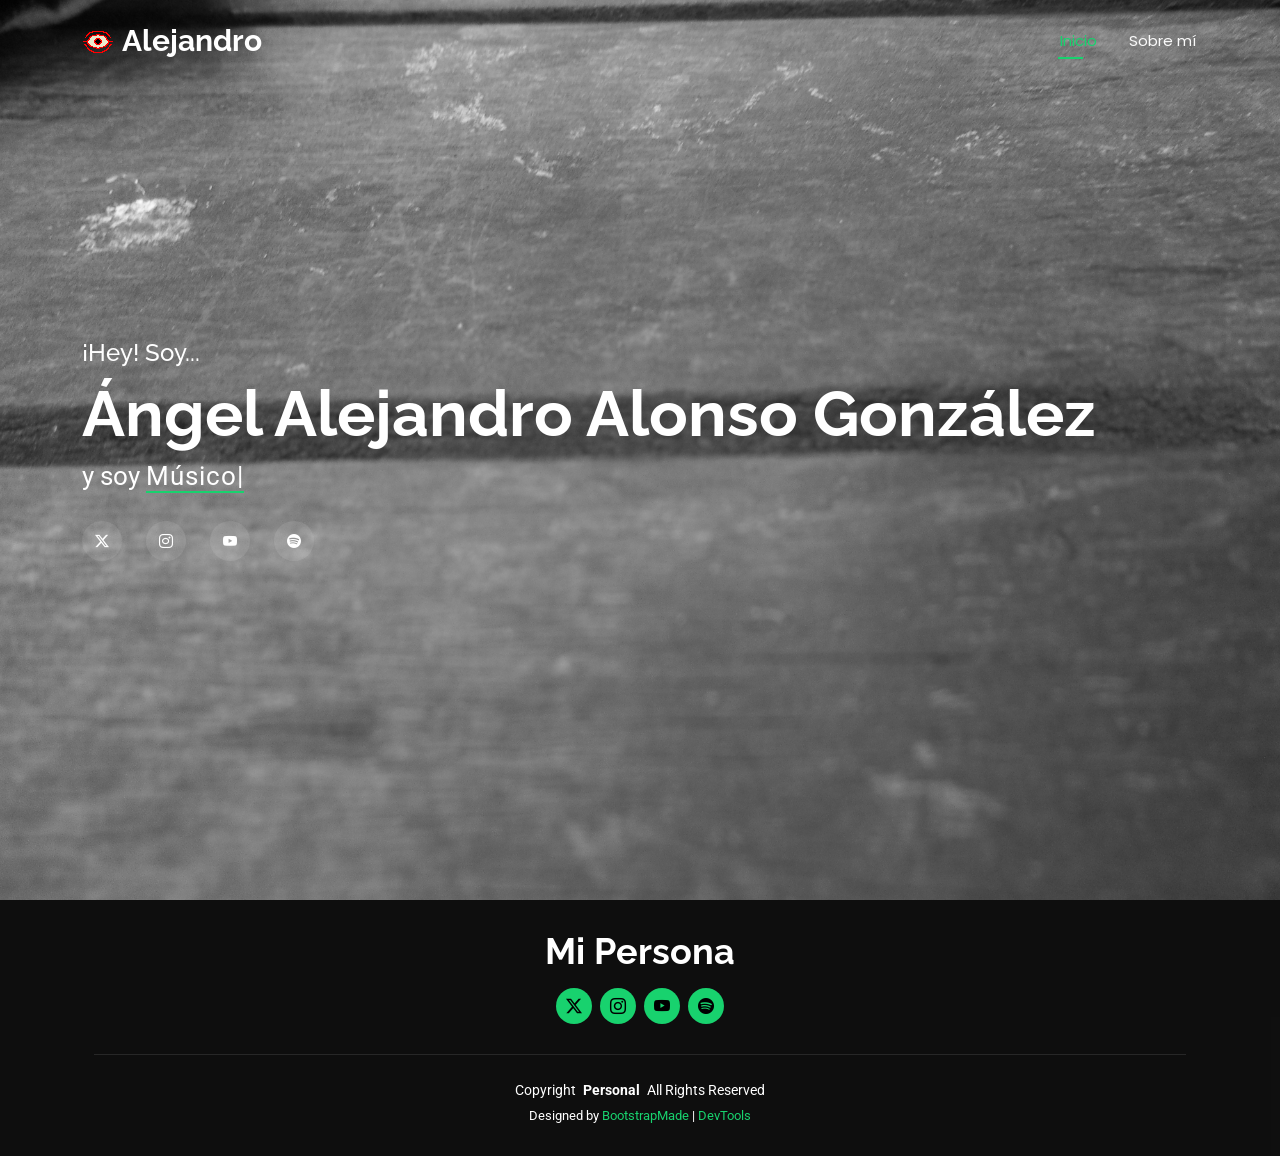
<file: index.html>
<!DOCTYPE html>
<html lang="es">

<head>
  <meta charset="utf-8">
  <meta content="width=device-width, initial-scale=1.0" name="viewport">
  <title>Inicio - Alejandro</title>
  <meta name="description" content="">
  <meta name="keywords" content="">

  <!-- Favicons -->
  <link href="assets/img/favicon.png" rel="icon">
  <link href="assets/img/apple-touch-icon.png" rel="apple-touch-icon">

  <!-- Fonts -->
  <link href="https://fonts.googleapis.com" rel="preconnect">
  <link href="https://fonts.gstatic.com" rel="preconnect" crossorigin>
  <link href="https://fonts.googleapis.com/css2?family=Roboto:ital,wght@0,100;0,300;0,400;0,500;0,700;0,900;1,100;1,300;1,400;1,500;1,700;1,900&family=Poppins:ital,wght@0,100;0,200;0,300;0,400;0,500;0,600;0,700;0,800;0,900;1,100;1,200;1,300;1,400;1,500;1,600;1,700;1,800;1,900&family=Raleway:ital,wght@0,100;0,200;0,300;0,400;0,500;0,600;0,700;0,800;0,900;1,100;1,200;1,300;1,400;1,500;1,600;1,700;1,800;1,900&display=swap" rel="stylesheet">

  <!-- Vendor CSS Files -->
  <link href="assets/vendor/bootstrap/css/bootstrap.min.css" rel="stylesheet">
  <link href="assets/vendor/bootstrap-icons/bootstrap-icons.css" rel="stylesheet">
  <link href="assets/vendor/aos/aos.css" rel="stylesheet">
  <link href="assets/vendor/swiper/swiper-bundle.min.css" rel="stylesheet">
  <link href="assets/vendor/glightbox/css/glightbox.min.css" rel="stylesheet">

  <!-- Main CSS File -->
  <link href="assets/css/main.css" rel="stylesheet">

  <!-- =======================================================
  * Template Name: Personal
  * Template URL: https://bootstrapmade.com/personal-free-resume-bootstrap-template/
  * Updated: Mar 05 2025 with Bootstrap v5.3.3
  * Author: BootstrapMade.com
  * License: https://bootstrapmade.com/license/
  ======================================================== -->
</head>

<body class="index-page">

  <header id="header" class="header d-flex align-items-center fixed-top">
    <div class="container-fluid container-xl position-relative d-flex align-items-center justify-content-between">

      <a href="index.html" class="logo d-flex align-items-center">
        <img src="assets/img/logo.png" alt="">
        <h1 class="sitename" >Alejandro</h1>
      </a>
      <nav id="navmenu" class="navmenu">
        <ul>
          <li><a href="index.html" class="active">Inicio</a></li>
          <li><a href="sobre mi.html">Sobre mí</a></li>
        </ul>
        <i class="mobile-nav-toggle d-xl-none bi bi-list"></i>
      </nav>

    </div>
  </header>

  <main class="main">

    <!-- Hero Section -->
    <section id="hero" class="hero section dark-background">

      <img src="assets/img/hero-bg.png" alt="" data-aos="fade-in">

      <div class="container" data-aos="zoom-out" data-aos-delay="100">
        <h4>¡Hey! Soy...</h4>
        <h2>Ángel Alejandro Alonso González</h2>
        <p>y soy <span class="typed" data-typed-items="Músico, Programador, Dibujante (a veces...), Aficionado a la fotografía"></span><span class="typed-cursor typed-cursor--blink"></span></p>
        <div class="social-links">
          <a href="https://x.com/AngalexWM" target="_blank"><i class="bi bi-twitter-x"></i></a>
          <a href="https://www.instagram.com/belcebu_lf/" target="_blank"><i class="bi bi-instagram"></i></a>
          <a href="https://www.youtube.com/watch?v=KC_7vcw7wzk" target="_blank"><i class="bi bi-youtube"></i></a>
          <a href="https://open.spotify.com/intl-es/artist/47fSwuEUsnJVJDOAkSAhhX?si=AlhM1AEZTXCSvpShkHPLlQ" target="_blank"><i class="bi bi-spotify"></i></a>
        </div>
      </div>

    </section><!-- /Hero Section -->

  </main>

  <footer id="footer" class="footer dark-background">
    <div class="container">
      <h3 class="sitename">Mi Persona</h3>
      <div class="social-links d-flex justify-content-center">
        <a href="https://x.com/AngalexWM" target="_blank"><i class="bi bi-twitter-x"></i></a>
        <a href="https://www.instagram.com/belcebu_lf" target="_blank"><i class="bi bi-instagram"></i></a>
        <a href="https://www.youtube.com/watch?v=KC_7vcw7wzk" target="_blank"><i class="bi bi-youtube"></i></a>
        <a href="https://open.spotify.com/intl-es/artist/47fSwuEUsnJVJDOAkSAhhX?si=AlhM1AEZTXCSvpShkHPLlQ" target="_blank"><i class="bi bi-spotify"></i></a>

      </div>
      <div class="container">
        <div class="copyright">
          <span>Copyright</span> <strong class="px-1 sitename">Personal</strong> <span>All Rights Reserved</span>
        </div>
        <div class="credits">
          <!-- All the links in the footer should remain intact. -->
          <!-- You can delete the links only if you've purchased the pro version. -->
          <!-- Licensing information: https://bootstrapmade.com/license/ -->
          <!-- Purchase the pro version with working PHP/AJAX contact form: [buy-url] -->
          Designed by <a href="https://bootstrapmade.com/">BootstrapMade</a> | <a href="https://bootstrapmade.com/tools/">DevTools</a>
        </div>
      </div>
    </div>
  </footer>

  <!-- Scroll Top -->
  <a href="#" id="scroll-top" class="scroll-top d-flex align-items-center justify-content-center"><i class="bi bi-arrow-up-short"></i></a>

  <!-- Preloader -->
  <div id="preloader"></div>

  <!-- Vendor JS Files -->
  <script src="assets/vendor/bootstrap/js/bootstrap.bundle.min.js"></script>
  <script src="assets/vendor/php-email-form/validate.js"></script>
  <script src="assets/vendor/aos/aos.js"></script>
  <script src="assets/vendor/typed.js/typed.umd.js"></script>
  <script src="assets/vendor/purecounter/purecounter_vanilla.js"></script>
  <script src="assets/vendor/waypoints/noframework.waypoints.js"></script>
  <script src="assets/vendor/swiper/swiper-bundle.min.js"></script>
  <script src="assets/vendor/glightbox/js/glightbox.min.js"></script>
  <script src="assets/vendor/imagesloaded/imagesloaded.pkgd.min.js"></script>
  <script src="assets/vendor/isotope-layout/isotope.pkgd.min.js"></script>

  <!-- Main JS File -->
  <script src="assets/js/main.js"></script>

</body>

</html>
</file>
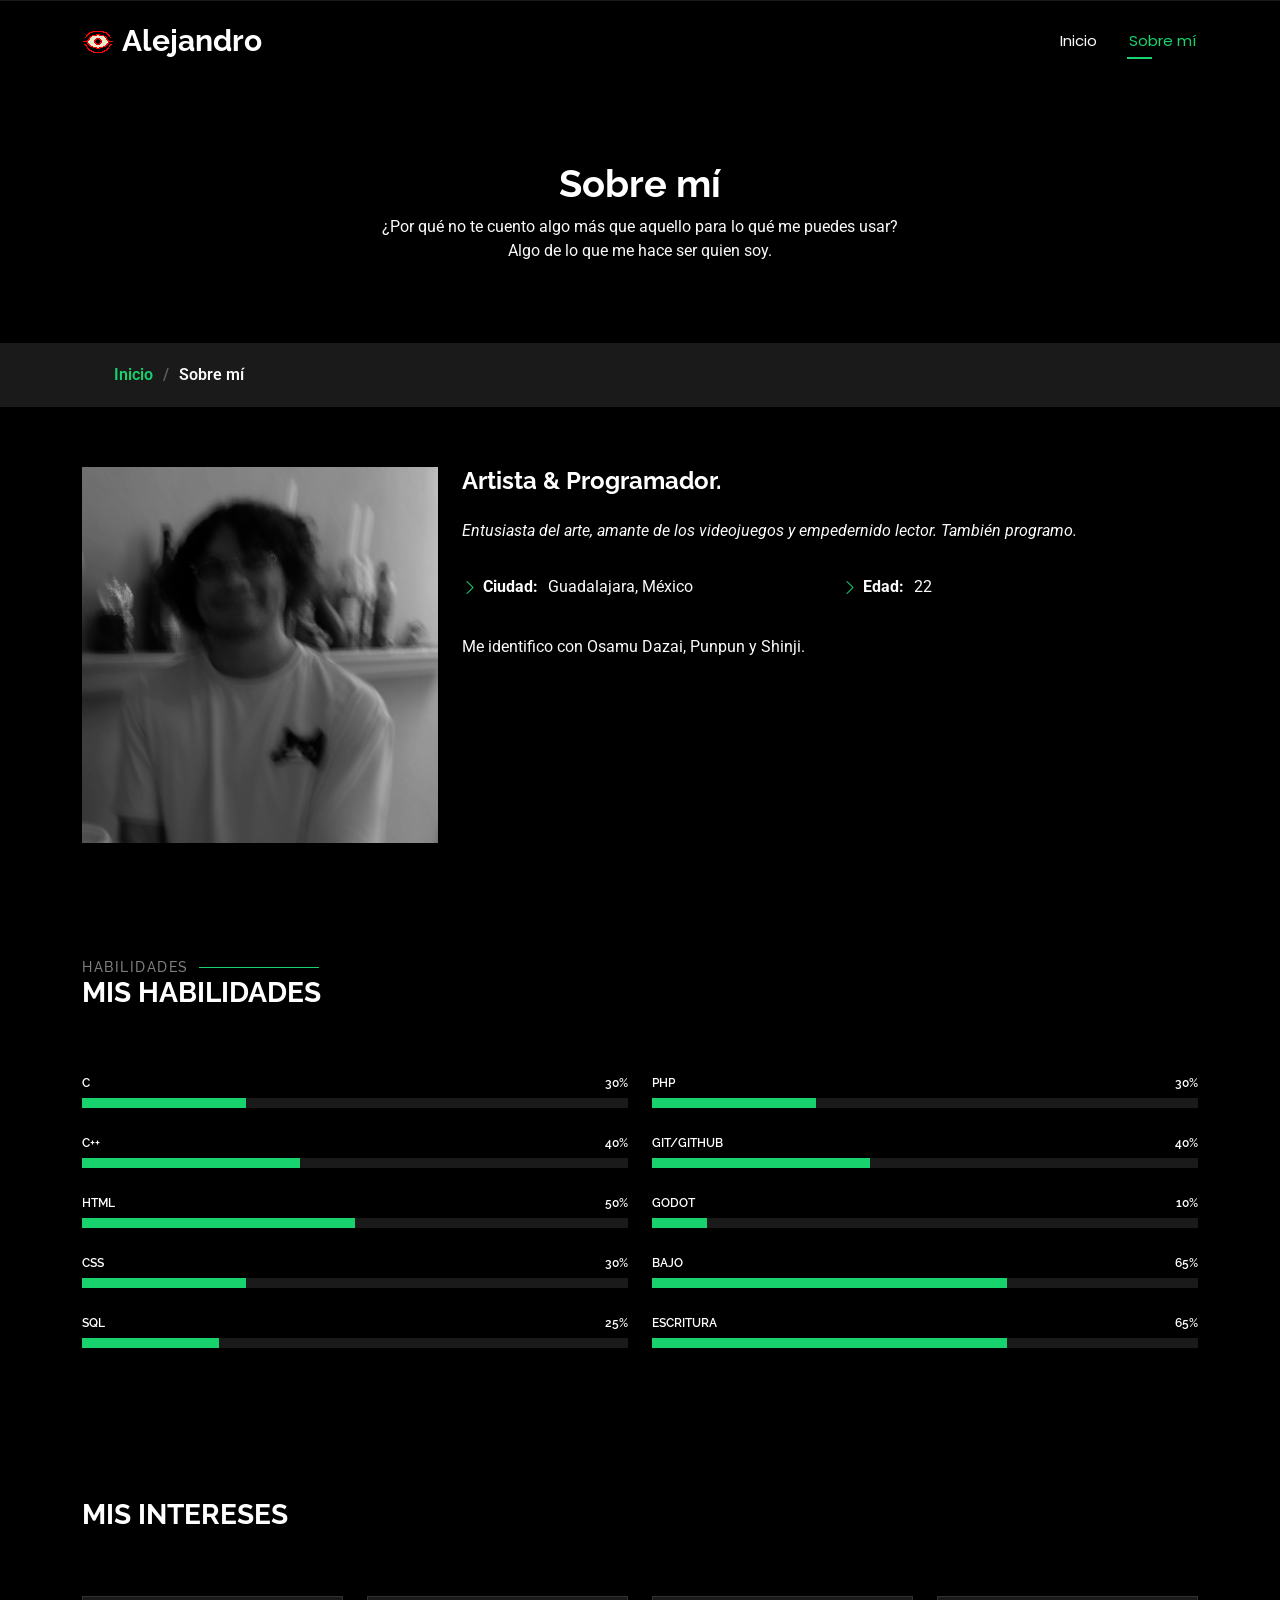
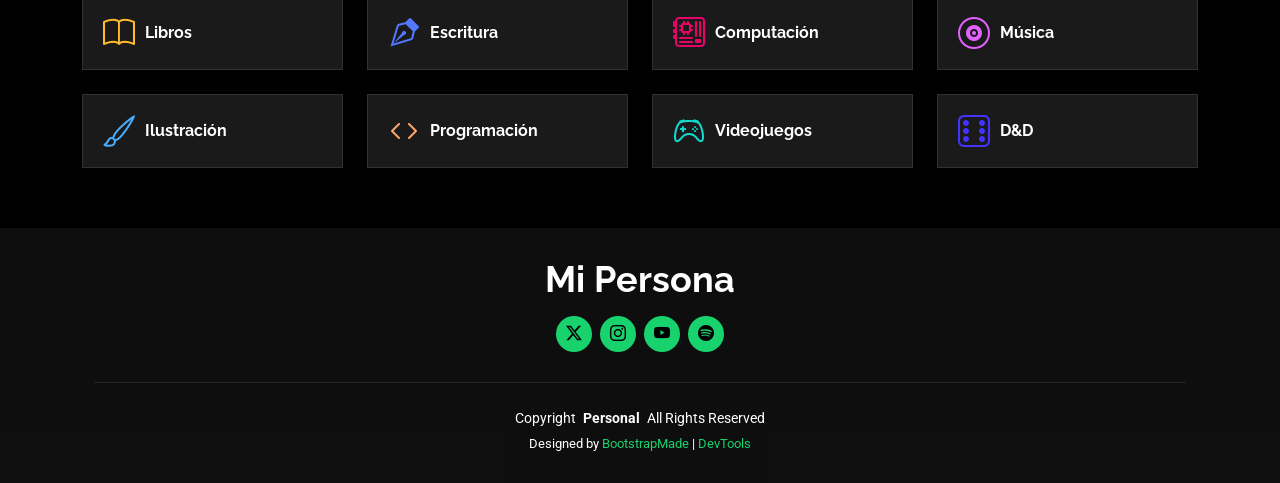
<file: sobre mi.html>
<!DOCTYPE html>
<html lang="es">

<head>
  <meta charset="utf-8">
  <meta content="width=device-width, initial-scale=1.0" name="viewport">
  <title>Sobre mí - Alejandro</title>
  <meta name="description" content="">
  <meta name="keywords" content="">

  <!-- Favicons -->
  <link href="assets/img/favicon.png" rel="icon">
  <link href="assets/img/apple-touch-icon.png" rel="apple-touch-icon">

  <!-- Fonts -->
  <link href="https://fonts.googleapis.com" rel="preconnect">
  <link href="https://fonts.gstatic.com" rel="preconnect" crossorigin>
  <link href="https://fonts.googleapis.com/css2?family=Roboto:ital,wght@0,100;0,300;0,400;0,500;0,700;0,900;1,100;1,300;1,400;1,500;1,700;1,900&family=Poppins:ital,wght@0,100;0,200;0,300;0,400;0,500;0,600;0,700;0,800;0,900;1,100;1,200;1,300;1,400;1,500;1,600;1,700;1,800;1,900&family=Raleway:ital,wght@0,100;0,200;0,300;0,400;0,500;0,600;0,700;0,800;0,900;1,100;1,200;1,300;1,400;1,500;1,600;1,700;1,800;1,900&display=swap" rel="stylesheet">

  <!-- Vendor CSS Files -->
  <link href="assets/vendor/bootstrap/css/bootstrap.min.css" rel="stylesheet">
  <link href="assets/vendor/bootstrap-icons/bootstrap-icons.css" rel="stylesheet">
  <link href="assets/vendor/aos/aos.css" rel="stylesheet">
  <link href="assets/vendor/swiper/swiper-bundle.min.css" rel="stylesheet">
  <link href="assets/vendor/glightbox/css/glightbox.min.css" rel="stylesheet">

  <!-- Main CSS File -->
  <link href="assets/css/main.css" rel="stylesheet">

  <!-- =======================================================
  * Template Name: Personal
  * Template URL: https://bootstrapmade.com/personal-free-resume-bootstrap-template/
  * Updated: Mar 05 2025 with Bootstrap v5.3.3
  * Author: BootstrapMade.com
  * License: https://bootstrapmade.com/license/
  ======================================================== -->
</head>

<body class="about-page">

  <header id="header" class="header d-flex align-items-center fixed-top">
    <div class="container-fluid container-xl position-relative d-flex align-items-center justify-content-between">

      <a href="index.html" class="logo d-flex align-items-center">
        <!-- Uncomment the line below if you also wish to use an image logo -->
        <img src="assets/img/logo.png" alt="">
        <h1 class="sitename">Alejandro</h1>
      </a>

      <nav id="navmenu" class="navmenu">
        <ul>
          <li><a href="index.html">Inicio</a></li>
          <li><a href="sobre mi.html" class="active">Sobre mí</a></li>
        </ul>
        <i class="mobile-nav-toggle d-xl-none bi bi-list"></i>
      </nav>

    </div>
  </header>

  <main class="main">

    <!-- Page Title -->
    <div class="page-title" data-aos="fade">
      <div class="heading">
        <div class="container">
          <div class="row d-flex justify-content-center text-center">
            <div class="col-lg-8">
              <h1>Sobre mí</h1>
              <p class="mb-0">¿Por qué no te cuento algo más que aquello para lo qué me puedes usar? <br>Algo de lo que me hace ser quien soy.</p>
            </div>
          </div>
        </div>
      </div>
      <nav class="breadcrumbs">
        <div class="container">
          <ol>
            <li><a href="index.html">Inicio</a></li>
            <li class="current">Sobre mí</li>
          </ol>
        </div>
      </nav>
    </div><!-- End Page Title -->

    <!-- About Section -->

    <section id="about" class="about section">

      <div class="container" data-aos="fade-up" data-aos-delay="100">

        <div class="row gy-4 justify-content-center">
          <div class="col-lg-4">
            <img src="assets/img/profile-img.png" class="img-fluid" alt="">
          </div>
          <div class="col-lg-8 content">
            <h2>Artista &amp; Programador.</h2>
            <p class="fst-italic py-3">
              Entusiasta del arte, amante de los videojuegos y empedernido lector. También programo.
            </p>
            <div class="row">
              <div class="col-lg-6">
                <ul>
                  <li><i class="bi bi-chevron-right"></i> <strong>Ciudad:</strong> <span>Guadalajara, México</span></li>
                </ul>
              </div>
              <div class="col-lg-6">
                <ul>
                  <li><i class="bi bi-chevron-right"></i> <strong>Edad:</strong> <span>22</span></li>
                </ul>
              </div>
            </div>
            <p class="py-3">
              Me identifico con Osamu Dazai, Punpun y Shinji.
            </p>
          </div>
        </div>

      </div>

    </section><!-- /About Section -->
     <!-- Skills Section -->
    <section id="skills" class="skills section">

      <!-- Section Title -->
      <div class="container section-title" data-aos="fade-up">
        <h2>Habilidades</h2>
        <div><span>Mis</span> <span class="description-title">Habilidades</span></div>
      </div><!-- End Section Title -->

      <div class="container" data-aos="fade-up" data-aos-delay="100">

        <div class="row skills-content skills-animation">

          <div class="col-lg-6">

            <div class="progress">
              <span class="skill"><span>C</span> <i class="val">30%</i></span>
              <div class="progress-bar-wrap">
                <div class="progress-bar" role="progressbar" aria-valuenow="30" aria-valuemin="0" aria-valuemax="100"></div>
              </div>
            </div><!-- End Skills Item -->
            <div class="progress">
              <span class="skill"><span>C++</span> <i class="val">40%</i></span>
              <div class="progress-bar-wrap">
                <div class="progress-bar" role="progressbar" aria-valuenow="40" aria-valuemin="0" aria-valuemax="100"></div>
              </div>
            </div><!-- End Skills Item -->
            <div class="progress">
              <span class="skill"><span>HTML</span> <i class="val">50%</i></span>
              <div class="progress-bar-wrap">
                <div class="progress-bar" role="progressbar" aria-valuenow="50" aria-valuemin="0" aria-valuemax="100"></div>
              </div>
            </div><!-- End Skills Item -->

            <div class="progress">
              <span class="skill"><span>CSS</span> <i class="val">30%</i></span>
              <div class="progress-bar-wrap">
                <div class="progress-bar" role="progressbar" aria-valuenow="30" aria-valuemin="0" aria-valuemax="100"></div>
              </div>
            </div><!-- End Skills Item -->
            <div class="progress">
              <span class="skill"><span>SQL</span> <i class="val">25%</i></span>
              <div class="progress-bar-wrap">
                <div class="progress-bar" role="progressbar" aria-valuenow="25" aria-valuemin="0" aria-valuemax="100"></div>
              </div>
            </div><!-- End Skills Item -->

          </div>

          <div class="col-lg-6">

            <div class="progress">
              <span class="skill"><span>PHP</span> <i class="val">30%</i></span>
              <div class="progress-bar-wrap">
                <div class="progress-bar" role="progressbar" aria-valuenow="30" aria-valuemin="0" aria-valuemax="100"></div>
              </div>
            </div><!-- End Skills Item -->

            <div class="progress">
              <span class="skill"><span>Git/Github</span> <i class="val">40%</i></span>
              <div class="progress-bar-wrap">
                <div class="progress-bar" role="progressbar" aria-valuenow="40" aria-valuemin="0" aria-valuemax="100"></div>
              </div>
            </div><!-- End Skills Item -->

            <div class="progress">
              <span class="skill"><span>Godot</span> <i class="val">10%</i></span>
              <div class="progress-bar-wrap">
                <div class="progress-bar" role="progressbar" aria-valuenow="10" aria-valuemin="0" aria-valuemax="100"></div>
              </div>
            </div><!-- End Skills Item -->
            <div class="progress">
              <span class="skill"><span>Bajo</span> <i class="val">65%</i></span>
              <div class="progress-bar-wrap">
                <div class="progress-bar" role="progressbar" aria-valuenow="65" aria-valuemin="0" aria-valuemax="100"></div>
              </div>
            </div><!-- End Skills Item -->
            <div class="progress">
              <span class="skill"><span>Escritura</span> <i class="val">65%</i></span>
              <div class="progress-bar-wrap">
                <div class="progress-bar" role="progressbar" aria-valuenow="65" aria-valuemin="0" aria-valuemax="100"></div>
              </div>
            </div><!-- End Skills Item -->

          </div>

        </div>

      </div>

    </section><!-- /Skills Section -->


    <!-- Interests Section -->
    <section id="interests" class="interests section">

      <!-- Section Title -->
      <div class="container section-title" data-aos="fade-up">
  
        <div><span>Mis</span> <span class="description-title">Intereses</span></div>
      </div><!-- End Section Title -->

      <div class="container">

        <div class="row gy-4">

          <div class="col-lg-3 col-md-4" data-aos="fade-up" data-aos-delay="100">
            <div class="features-item">
              <i class="bi bi-book" style="color: #ffbb2c;"></i>
              <h3><a href="#" class="stretched-link">Libros</a></h3>
            </div>
          </div><!-- End Feature Item -->

          <div class="col-lg-3 col-md-4" data-aos="fade-up" data-aos-delay="200">
            <div class="features-item">
              <i class="bi bi-vector-pen" style="color: #5578ff;"></i>
              <h3><a href="#" class="stretched-link">Escritura</a></h3>
            </div>
          </div><!-- End Feature Item -->

          <div class="col-lg-3 col-md-4" data-aos="fade-up" data-aos-delay="300">
            <div class="features-item">
              <i class="bi bi-motherboard" style="color: #e80368;"></i>
              <h3><a href="#" class="stretched-link">Computación</a></h3>
            </div>
          </div><!-- End Feature Item -->

          <div class="col-lg-3 col-md-4" data-aos="fade-up" data-aos-delay="400">
            <div class="features-item">
              <i class="bi bi-vinyl" style="color: #e361ff;"></i>
              <h3><a href="#" class="stretched-link">Música</a></h3>
            </div>
          </div><!-- End Feature Item -->

          <div class="col-lg-3 col-md-4" data-aos="fade-up" data-aos-delay="500">
            <div class="features-item">
              <i class="bi bi-brush" style="color: #47aeff;"></i>
              <h3><a href="#" class="stretched-link">Ilustración</a></h3>
            </div>
          </div><!-- End Feature Item -->

          <div class="col-lg-3 col-md-4" data-aos="fade-up" data-aos-delay="600">
            <div class="features-item">
              <i class="bi bi-code" style="color: #ffa76e;"></i>
              <h3><a href="#" class="stretched-link">Programación</a></h3>
            </div>
          </div><!-- End Feature Item -->

          <div class="col-lg-3 col-md-4" data-aos="fade-up" data-aos-delay="700">
            <div class="features-item">
              <i class="bi bi-controller" style="color: #11dbcf;"></i>
              <h3><a href="#" class="stretched-link">Videojuegos</a></h3>
            </div>
          </div><!-- End Feature Item -->

          <div class="col-lg-3 col-md-4" data-aos="fade-up" data-aos-delay="800">
            <div class="features-item">
              <i class="bi bi-dice-6" style="color: #4233ff;"></i>
              <h3><a href="#" class="stretched-link">D&D</a></h3>
            </div>
          </div><!-- End Feature Item -->

        </div>

      </div>

    </section><!-- /Interests Section -->
    
  </main>

  <footer id="footer" class="footer dark-background">
    <div class="container">
      <h3 class="sitename">Mi Persona</h3>
      <div class="social-links d-flex justify-content-center">
        <a href="https://x.com/AngalexWM" target="_blank"><i class="bi bi-twitter-x"></i></a>
        <a href="https://www.instagram.com/belcebu_lf" target="_blank"><i class="bi bi-instagram"></i></a>
        <a href="https://www.youtube.com/watch?v=KC_7vcw7wzk" target="_blank"><i class="bi bi-youtube"></i></a>
        <a href="https://open.spotify.com/intl-es/artist/47fSwuEUsnJVJDOAkSAhhX?si=AlhM1AEZTXCSvpShkHPLlQ" target="_blank"><i class="bi bi-spotify"></i></a>

      </div>
      <div class="container">
        <div class="copyright">
          <span>Copyright</span> <strong class="px-1 sitename">Personal</strong> <span>All Rights Reserved</span>
        </div>
        <div class="credits">
          <!-- All the links in the footer should remain intact. -->
          <!-- You can delete the links only if you've purchased the pro version. -->
          <!-- Licensing information: https://bootstrapmade.com/license/ -->
          <!-- Purchase the pro version with working PHP/AJAX contact form: [buy-url] -->
          Designed by <a href="https://bootstrapmade.com/">BootstrapMade</a> | <a href="https://bootstrapmade.com/tools/">DevTools</a>
        </div>
      </div>
    </div>
  </footer>

  <!-- Scroll Top -->
  <a href="#" id="scroll-top" class="scroll-top d-flex align-items-center justify-content-center"><i class="bi bi-arrow-up-short"></i></a>

  <!-- Preloader -->
  <div id="preloader"></div>

  <!-- Vendor JS Files -->
  <script src="assets/vendor/bootstrap/js/bootstrap.bundle.min.js"></script>
  <script src="assets/vendor/php-email-form/validate.js"></script>
  <script src="assets/vendor/aos/aos.js"></script>
  <script src="assets/vendor/typed.js/typed.umd.js"></script>
  <script src="assets/vendor/purecounter/purecounter_vanilla.js"></script>
  <script src="assets/vendor/waypoints/noframework.waypoints.js"></script>
  <script src="assets/vendor/swiper/swiper-bundle.min.js"></script>
  <script src="assets/vendor/glightbox/js/glightbox.min.js"></script>
  <script src="assets/vendor/imagesloaded/imagesloaded.pkgd.min.js"></script>
  <script src="assets/vendor/isotope-layout/isotope.pkgd.min.js"></script>

  <!-- Main JS File -->
  <script src="assets/js/main.js"></script>

</body>

</html>
</file>
<file: assets/css/main.css>
/**
* Template Name: Personal
* Template URL: https://bootstrapmade.com/personal-free-resume-bootstrap-template/
* Updated: Mar 05 2025 with Bootstrap v5.3.3
* Author: BootstrapMade.com
* License: https://bootstrapmade.com/license/
*/

/*--------------------------------------------------------------
# Font & Color Variables
# Help: https://bootstrapmade.com/color-system/
--------------------------------------------------------------*/
/* Fonts */
:root {
  --default-font: "Roboto",  system-ui, -apple-system, "Segoe UI", Roboto, "Helvetica Neue", Arial, "Noto Sans", "Liberation Sans", sans-serif, "Apple Color Emoji", "Segoe UI Emoji", "Segoe UI Symbol", "Noto Color Emoji";
  --heading-font: "Raleway",  sans-serif;
  --nav-font: "Poppins",  sans-serif;
}

/* Global Colors - The following color variables are used throughout the website. Updating them here will change the color scheme of the entire website */
:root { 
  --background-color: #000000; /* Background color for the entire website, including individual sections */
  --default-color: #fafafa; /* Default color used for the majority of the text content across the entire website */
  --heading-color: #ffffff; /* Color for headings, subheadings and title throughout the website */
  --accent-color: #18d26e; /* Accent color that represents your brand on the website. It's used for buttons, links, and other elements that need to stand out */
  --surface-color: #1a1a1a; /* The surface color is used as a background of boxed elements within sections, such as cards, icon boxes, or other elements that require a visual separation from the global background. */
  --contrast-color: #000000; /* Contrast color for text, ensuring readability against backgrounds of accent, heading, or default colors. */
}

/* Nav Menu Colors - The following color variables are used specifically for the navigation menu. They are separate from the global colors to allow for more customization options */
:root {
  --nav-color: #fafafa;  /* The default color of the main navmenu links */
  --nav-hover-color: #18d26e; /* Applied to main navmenu links when they are hovered over or active */
  --nav-mobile-background-color: #1a1a1a; /* Used as the background color for mobile navigation menu */
  --nav-dropdown-background-color: #1a1a1a; /* Used as the background color for dropdown items that appear when hovering over primary navigation items */
  --nav-dropdown-color: #fafafa; /* Used for navigation links of the dropdown items in the navigation menu. */
  --nav-dropdown-hover-color: #18d26e; /* Similar to --nav-hover-color, this color is applied to dropdown navigation links when they are hovered over. */
}

/* Color Presets - These classes override global colors when applied to any section or element, providing reuse of the sam color scheme. */

.light-background {
  --background-color: #1a1a1a;
  --surface-color: #343434;
}

.dark-background {
  --background-color: rgba(15, 15, 15, 0.975);
  --default-color: #ffffff;
  --heading-color: #ffffff;
  --surface-color: #292929f9;
  --contrast-color: #000000;
}

/* Smooth scroll */
:root {
  scroll-behavior: smooth;
}

/*--------------------------------------------------------------
# General Styling & Shared Classes
--------------------------------------------------------------*/
body {
  color: var(--default-color);
  background-color: var(--background-color);
  font-family: var(--default-font);
}

a {
  color: var(--accent-color);
  text-decoration: none;
  transition: 0.3s;
}

a:hover {
  color: color-mix(in srgb, var(--accent-color), transparent 25%);
  text-decoration: none;
}

h1,
h2,
h3,
h4,
h5,
h6 {
  color: var(--heading-color);
  font-family: var(--heading-font);
}

/* PHP Email Form Messages
------------------------------*/
.php-email-form .error-message {
  display: none;
  background: #df1529;
  color: #ffffff;
  text-align: left;
  padding: 15px;
  margin-bottom: 24px;
  font-weight: 600;
}

.php-email-form .sent-message {
  display: none;
  color: #ffffff;
  background: #059652;
  text-align: center;
  padding: 15px;
  margin-bottom: 24px;
  font-weight: 600;
}

.php-email-form .loading {
  display: none;
  background: var(--surface-color);
  text-align: center;
  padding: 15px;
  margin-bottom: 24px;
}

.php-email-form .loading:before {
  content: "";
  display: inline-block;
  border-radius: 50%;
  width: 24px;
  height: 24px;
  margin: 0 10px -6px 0;
  border: 3px solid var(--accent-color);
  border-top-color: var(--surface-color);
  animation: php-email-form-loading 1s linear infinite;
}

@keyframes php-email-form-loading {
  0% {
    transform: rotate(0deg);
  }

  100% {
    transform: rotate(360deg);
  }
}

/*--------------------------------------------------------------
# Global Header
--------------------------------------------------------------*/
.header {
  --background-color: rgba(0, 0, 0, 0);
  color: var(--default-color);
  background-color: var(--background-color);
  padding: 15px 0;
  transition: all 0.5s;
  z-index: 997;
}

.header .logo {
  line-height: 1;
}

.header .logo img {
  max-height: 32px;
  margin-right: 8px;
}

.header .logo h1 {
  font-size: 30px;
  margin: 0;
  font-weight: 700;
  color: var(--heading-color);
}

.scrolled .header {
  box-shadow: 0px 0 18px rgba(0, 0, 0, 0.1);
}

/* Global Header on Scroll
------------------------------*/
.scrolled .header {
  --background-color: rgba(0, 0, 0, 0.8);
}

/*--------------------------------------------------------------
# Navigation Menu
--------------------------------------------------------------*/
/* Desktop Navigation */
@media (min-width: 1200px) {
  .navmenu {
    padding: 0;
  }

  .navmenu ul {
    margin: 0;
    padding: 0;
    display: flex;
    list-style: none;
    align-items: center;
  }

  .navmenu li {
    position: relative;
  }

  .navmenu>ul>li {
    white-space: nowrap;
    padding: 15px 14px;
  }

  .navmenu>ul>li:last-child {
    padding-right: 0;
  }

  .navmenu a,
  .navmenu a:focus {
    color: var(--nav-color);
    font-size: 15px;
    padding: 0 2px;
    font-family: var(--nav-font);
    font-weight: 400;
    display: flex;
    align-items: center;
    justify-content: space-between;
    white-space: nowrap;
    transition: 0.3s;
    position: relative;
  }

  .navmenu a i,
  .navmenu a:focus i {
    font-size: 12px;
    line-height: 0;
    margin-left: 5px;
    transition: 0.3s;
  }

  .navmenu>ul>li>a:before {
    content: "";
    position: absolute;
    height: 2px;
    bottom: -6px;
    left: 0;
    background-color: var(--nav-hover-color);
    visibility: hidden;
    width: 0px;
    transition: all 0.3s ease-in-out 0s;
  }

  .navmenu a:hover:before,
  .navmenu li:hover>a:before,
  .navmenu .active:before {
    visibility: visible;
    width: 25px;
  }

  .navmenu li:hover>a,
  .navmenu .active,
  .navmenu .active:focus {
    color: var(--nav-hover-color);
  }

  .navmenu .dropdown ul {
    margin: 0;
    padding: 10px 0;
    background: var(--nav-dropdown-background-color);
    display: block;
    position: absolute;
    visibility: hidden;
    left: 14px;
    top: 130%;
    opacity: 0;
    transition: 0.3s;
    border-radius: 4px;
    z-index: 99;
    box-shadow: 0px 0px 30px rgba(0, 0, 0, 0.1);
  }

  .navmenu .dropdown ul li {
    min-width: 200px;
  }

  .navmenu .dropdown ul a {
    padding: 10px 20px;
    font-size: 15px;
    text-transform: none;
    color: var(--nav-dropdown-color);
  }

  .navmenu .dropdown ul a i {
    font-size: 12px;
  }

  .navmenu .dropdown ul a:hover,
  .navmenu .dropdown ul .active:hover,
  .navmenu .dropdown ul li:hover>a {
    color: var(--nav-dropdown-hover-color);
  }

  .navmenu .dropdown:hover>ul {
    opacity: 1;
    top: 100%;
    visibility: visible;
  }

  .navmenu .dropdown .dropdown ul {
    top: 0;
    left: -90%;
    visibility: hidden;
  }

  .navmenu .dropdown .dropdown:hover>ul {
    opacity: 1;
    top: 0;
    left: -100%;
    visibility: visible;
  }
}

/* Mobile Navigation */
@media (max-width: 1199px) {
  .mobile-nav-toggle {
    color: var(--nav-color);
    font-size: 28px;
    line-height: 0;
    margin-right: 10px;
    cursor: pointer;
    transition: color 0.3s;
  }

  .navmenu {
    padding: 0;
    z-index: 9997;
  }

  .navmenu ul {
    display: none;
    list-style: none;
    position: absolute;
    inset: 60px 20px 20px 20px;
    padding: 10px 0;
    margin: 0;
    border-radius: 6px;
    background-color: var(--nav-mobile-background-color);
    border: 1px solid color-mix(in srgb, var(--default-color), transparent 90%);
    box-shadow: none;
    overflow-y: auto;
    transition: 0.3s;
    z-index: 9998;
  }

  .navmenu a,
  .navmenu a:focus {
    color: var(--nav-dropdown-color);
    padding: 10px 20px;
    font-family: var(--nav-font);
    font-size: 17px;
    font-weight: 500;
    display: flex;
    align-items: center;
    justify-content: space-between;
    white-space: nowrap;
    transition: 0.3s;
  }

  .navmenu a i,
  .navmenu a:focus i {
    font-size: 12px;
    line-height: 0;
    margin-left: 5px;
    width: 30px;
    height: 30px;
    display: flex;
    align-items: center;
    justify-content: center;
    border-radius: 50%;
    transition: 0.3s;
    background-color: color-mix(in srgb, var(--accent-color), transparent 90%);
  }

  .navmenu a i:hover,
  .navmenu a:focus i:hover {
    background-color: var(--accent-color);
    color: var(--contrast-color);
  }

  .navmenu a:hover,
  .navmenu .active,
  .navmenu .active:focus {
    color: var(--nav-dropdown-hover-color);
  }

  .navmenu .active i,
  .navmenu .active:focus i {
    background-color: var(--accent-color);
    color: var(--contrast-color);
    transform: rotate(180deg);
  }

  .navmenu .dropdown ul {
    position: static;
    display: none;
    z-index: 99;
    padding: 10px 0;
    margin: 10px 20px;
    background-color: var(--nav-dropdown-background-color);
    transition: all 0.5s ease-in-out;
  }

  .navmenu .dropdown ul ul {
    background-color: rgba(33, 37, 41, 0.1);
  }

  .navmenu .dropdown>.dropdown-active {
    display: block;
    background-color: rgba(33, 37, 41, 0.03);
  }

  .mobile-nav-active {
    overflow: hidden;
  }

  .mobile-nav-active .mobile-nav-toggle {
    color: #fff;
    position: absolute;
    font-size: 32px;
    top: 15px;
    right: 15px;
    margin-right: 0;
    z-index: 9999;
  }

  .mobile-nav-active .navmenu {
    position: fixed;
    overflow: hidden;
    inset: 0;
    background: rgba(33, 37, 41, 0.8);
    transition: 0.3s;
  }

  .mobile-nav-active .navmenu>ul {
    display: block;
  }
}

/*--------------------------------------------------------------
# Global Footer
--------------------------------------------------------------*/
.footer {
  color: var(--default-color);
  background-color: var(--background-color);
  font-size: 14px;
  text-align: center;
  padding: 30px 0;
  position: relative;
}

.footer h3 {
  font-size: 36px;
  font-weight: 700;
  position: relative;
  padding: 0;
  margin: 0 0 15px 0;
}

.footer p {
  font-size: 15;
  font-style: italic;
  padding: 0;
  margin: 0 0 30px 0;
}

.footer .social-links {
  margin: 0 0 30px 0;
}

.footer .social-links a {
  font-size: 16px;
  display: flex;
  align-items: center;
  justify-content: center;
  background: var(--accent-color);
  color: var(--contrast-color);
  line-height: 1;
  margin: 0 4px;
  border-radius: 50%;
  text-align: center;
  width: 36px;
  height: 36px;
  transition: 0.3s;
}

.footer .social-links a:hover {
  background: color-mix(in srgb, var(--accent-color), transparent 20%);
  text-decoration: none;
}

.footer .copyright {
  padding-top: 25px;
  border-top: 1px solid color-mix(in srgb, var(--default-color), transparent 90%);
}

.footer .credits {
  font-size: 13px;
  padding-top: 5px;
}

/*--------------------------------------------------------------
# Preloader
--------------------------------------------------------------*/
#preloader {
  position: fixed;
  inset: 0;
  z-index: 999999;
  overflow: hidden;
  background: var(--background-color);
  transition: all 0.6s ease-out;
}

#preloader:before {
  content: "";
  position: fixed;
  top: calc(50% - 30px);
  left: calc(50% - 30px);
  border: 6px solid #ffffff;
  border-color: var(--accent-color) transparent var(--accent-color) transparent;
  border-radius: 50%;
  width: 60px;
  height: 60px;
  animation: animate-preloader 1.5s linear infinite;
}

@keyframes animate-preloader {
  0% {
    transform: rotate(0deg);
  }

  100% {
    transform: rotate(360deg);
  }
}

/*--------------------------------------------------------------
# Scroll Top Button
--------------------------------------------------------------*/
.scroll-top {
  position: fixed;
  visibility: hidden;
  opacity: 0;
  right: 15px;
  bottom: -15px;
  z-index: 99999;
  background-color: var(--accent-color);
  width: 44px;
  height: 44px;
  border-radius: 50px;
  transition: all 0.4s;
}

.scroll-top i {
  font-size: 24px;
  color: var(--contrast-color);
  line-height: 0;
}

.scroll-top:hover {
  background-color: color-mix(in srgb, var(--accent-color), transparent 20%);
  color: var(--contrast-color);
}

.scroll-top.active {
  visibility: visible;
  opacity: 1;
  bottom: 15px;
}

/*--------------------------------------------------------------
# Disable aos animation delay on mobile devices
--------------------------------------------------------------*/
@media screen and (max-width: 768px) {
  [data-aos-delay] {
    transition-delay: 0 !important;
  }
}

/*--------------------------------------------------------------
# Global Page Titles & Breadcrumbs
--------------------------------------------------------------*/
.page-title {
  color: var(--default-color);
  background-color: var(--background-color);
  position: relative;
}

.page-title .heading {
  padding: 160px 0 80px 0;
  border-top: 1px solid color-mix(in srgb, var(--default-color), transparent 90%);
}

.page-title .heading h1 {
  font-size: 38px;
  font-weight: 700;
}

.page-title nav {
  background-color: color-mix(in srgb, var(--default-color), transparent 90%);
  padding: 20px 0;
}

.page-title nav ol {
  display: flex;
  flex-wrap: wrap;
  list-style: none;
  margin: 0;
  font-size: 16px;
  font-weight: 600;
}

.page-title nav ol li+li {
  padding-left: 10px;
}

.page-title nav ol li+li::before {
  content: "/";
  display: inline-block;
  padding-right: 10px;
  color: color-mix(in srgb, var(--default-color), transparent 70%);
}

/*--------------------------------------------------------------
# Global Sections
--------------------------------------------------------------*/
section,
.section {
  color: var(--default-color);
  background-color: var(--background-color);
  padding: 60px 0;
  scroll-margin-top: 100px;
  overflow: clip;
}

@media (max-width: 1199px) {

  section,
  .section {
    scroll-margin-top: 66px;
  }
}

/*--------------------------------------------------------------
# Global Section Titles
--------------------------------------------------------------*/
.section-title {
  padding-bottom: 60px;
  position: relative;
}

.section-title h2 {
  font-size: 14px;
  font-weight: 500;
  padding: 0;
  line-height: 1px;
  margin: 0;
  letter-spacing: 1.5px;
  text-transform: uppercase;
  color: color-mix(in srgb, var(--default-color), transparent 50%);
  position: relative;
}

.section-title h2::after {
  content: "";
  width: 120px;
  height: 1px;
  display: inline-block;
  background: var(--accent-color);
  margin: 4px 10px;
}

.section-title div {
  color: var(--heading-color);
  margin: 0;
  margin: 0;
  font-size: 28px;
  font-weight: 700;
  text-transform: uppercase;
  font-family: var(--heading-font);
}

/*--------------------------------------------------------------
# Hero Section
--------------------------------------------------------------*/
.hero {
  width: 100%;
  min-height: 100vh;
  position: relative;
  padding: 80px 0;
  display: flex;
  align-items: center;
  justify-content: center;
}

.hero img {
  position: absolute;
  inset: 0;
  display: block;
  width: 100%;
  height: 100%;
  object-fit: cover;
  z-index: 1;
}

.hero .container {
  position: relative;
  z-index: 3;
}

.hero h2 {
  margin: 0;
  font-size: 64px;
  font-weight: 700;
}

.hero p {
  margin: 5px 0 0 0;
  font-size: 26px;
}

.hero p span {
  letter-spacing: 1px;
  border-bottom: 2px solid var(--accent-color);
}

.hero .social-links {
  margin-top: 25px;
}

.hero .social-links a {
  background-color: color-mix(in srgb, var(--default-color), transparent 90%);
  color: var(--default-color);
  font-size: 14px;
  width: 40px;
  height: 40px;
  border-radius: 50px;
  display: inline-flex;
  align-items: center;
  justify-content: center;
  margin-right: 20px;
  transition: 0.3s;
}

.hero .social-links a:hover {
  background-color: var(--accent-color);
}

@media (max-width: 768px) {
  .hero h2 {
    font-size: 32px;
  }

  .hero p {
    font-size: 20px;
  }
}

/*--------------------------------------------------------------
# About Section
--------------------------------------------------------------*/
.about .content h2 {
  font-weight: 700;
  font-size: 24px;
}

.about .content ul {
  list-style: none;
  padding: 0;
}

.about .content ul li {
  margin-bottom: 20px;
  display: flex;
  align-items: center;
}

.about .content ul strong {
  margin-right: 10px;
}

.about .content ul i {
  font-size: 16px;
  margin-right: 5px;
  color: var(--accent-color);
  line-height: 0;
}

/*--------------------------------------------------------------
# Stats Section
--------------------------------------------------------------*/
.stats i {
  background-color: var(--surface-color);
  color: var(--accent-color);
  box-shadow: 0px 2px 25px rgba(0, 0, 0, 0.1);
  width: 54px;
  height: 54px;
  font-size: 24px;
  border-radius: 50px;
  border: 2px solid var(--background-color);
  display: inline-flex;
  align-items: center;
  justify-content: center;
  position: relative;
  z-index: 1;
}

.stats .stats-item {
  background-color: var(--surface-color);
  margin-top: -27px;
  padding: 30px 30px 25px 30px;
  width: 100%;
  position: relative;
  text-align: center;
  box-shadow: 0px 2px 35px rgba(0, 0, 0, 0.1);
  border-radius: 4px;
  z-index: 0;
}

.stats .stats-item span {
  font-size: 36px;
  display: block;
  font-weight: 700;
  color: color-mix(in srgb, var(--default-color), transparent 20%);
}

.stats .stats-item p {
  padding: 0;
  margin: 0;
  font-family: var(--heading-font);
  font-size: 16px;
}

/*--------------------------------------------------------------
# Skills Section
--------------------------------------------------------------*/
.skills .progress {
  height: 60px;
  display: block;
  background: none;
  border-radius: 0;
}

.skills .progress .skill {
  color: var(--heading-color);
  padding: 0;
  margin: 0 0 6px 0;
  text-transform: uppercase;
  display: block;
  font-weight: 600;
  font-family: var(--heading-font);
}

.skills .progress .skill .val {
  float: right;
  font-style: normal;
}

.skills .progress-bar-wrap {
  background: color-mix(in srgb, var(--default-color), transparent 90%);
  height: 10px;
}

.skills .progress-bar {
  width: 1px;
  height: 10px;
  transition: 0.9s;
  background-color: var(--accent-color);
}

/*--------------------------------------------------------------
# Interests Section
--------------------------------------------------------------*/
.interests .features-item {
  background-color: var(--surface-color);
  display: flex;
  align-items: center;
  padding: 20px;
  transition: 0.3s;
  border: 1px solid color-mix(in srgb, var(--default-color), transparent 90%);
  position: relative;
}

.interests .features-item i {
  font-size: 32px;
  padding-right: 10px;
  line-height: 0;
}

.interests .features-item h3 {
  font-weight: 700;
  margin: 0;
  padding: 0;
  line-height: 1;
  font-size: 16px;
}

.interests .features-item h3 a {
  color: var(--heading-color);
  transition: 0.3s;
}

.interests .features-item:hover {
  border-color: var(--accent-color);
}

.interests .features-item:hover h3 a {
  color: var(--accent-color);
}

/*--------------------------------------------------------------
# Testimonials Section
--------------------------------------------------------------*/
.testimonials .testimonials-carousel,
.testimonials .testimonials-slider {
  overflow: hidden;
}

.testimonials .testimonial-item {
  box-sizing: content-box;
  min-height: 320px;
}

.testimonials .testimonial-item .testimonial-img {
  width: 90px;
  border-radius: 50%;
  margin: -40px 0 0 40px;
  position: relative;
  z-index: 2;
  border: 6px solid var(--background-color);
}

.testimonials .testimonial-item h3 {
  font-size: 18px;
  font-weight: bold;
  margin: 10px 0 5px 45px;
}

.testimonials .testimonial-item h4 {
  font-size: 14px;
  color: color-mix(in srgb, var(--default-color), transparent 20%);
  margin: 0 0 0 45px;
}

.testimonials .testimonial-item .quote-icon-left,
.testimonials .testimonial-item .quote-icon-right {
  color: color-mix(in srgb, var(--accent-color), transparent 50%);
  font-size: 26px;
  line-height: 0;
}

.testimonials .testimonial-item .quote-icon-left {
  display: inline-block;
  left: -5px;
  position: relative;
}

.testimonials .testimonial-item .quote-icon-right {
  display: inline-block;
  right: -5px;
  position: relative;
  top: 10px;
  transform: scale(-1, -1);
}

.testimonials .testimonial-item p {
  font-style: italic;
  margin: 0 15px 0 15px;
  padding: 20px 20px 60px 20px;
  background: var(--surface-color);
  border-radius: 6px;
  position: relative;
  z-index: 1;
}

.testimonials .swiper-wrapper {
  height: auto;
}

.testimonials .swiper-pagination {
  margin-top: 20px;
  position: relative;
}

.testimonials .swiper-pagination .swiper-pagination-bullet {
  width: 12px;
  height: 12px;
  background-color: var(--background-color);
  opacity: 1;
  border: 1px solid var(--accent-color);
}

.testimonials .swiper-pagination .swiper-pagination-bullet-active {
  background-color: var(--accent-color);
}

/*--------------------------------------------------------------
# Resume Section
--------------------------------------------------------------*/
.resume .resume-title {
  color: var(--heading-color);
  font-size: 26px;
  font-weight: 700;
  margin-top: 20px;
  margin-bottom: 20px;
}

.resume .resume-item {
  padding: 0 0 20px 20px;
  margin-top: -2px;
  border-left: 2px solid var(--accent-color);
  position: relative;
}

.resume .resume-item h4 {
  line-height: 18px;
  font-size: 18px;
  font-weight: 600;
  text-transform: uppercase;
  color: color-mix(in srgb, var(--default-color), transparent 20%);
  margin-bottom: 10px;
}

.resume .resume-item h5 {
  font-size: 16px;
  padding: 5px 15px;
  display: inline-block;
  font-weight: 600;
  margin-bottom: 10px;
}

.resume .resume-item ul {
  padding-left: 20px;
}

.resume .resume-item ul li {
  padding-bottom: 10px;
}

.resume .resume-item:last-child {
  padding-bottom: 0;
}

.resume .resume-item::before {
  content: "";
  position: absolute;
  width: 16px;
  height: 16px;
  border-radius: 50px;
  left: -9px;
  top: 0;
  background: var(--background-color);
  border: 2px solid var(--accent-color);
}

/*--------------------------------------------------------------
# Services Section
--------------------------------------------------------------*/
.services .service-item {
  background-color: var(--surface-color);
  text-align: center;
  padding: 80px 20px;
  transition: all ease-in-out 0.3s;
  height: 100%;
}

.services .service-item .icon {
  margin: 0 auto;
  width: 64px;
  height: 64px;
  background: var(--accent-color);
  border-radius: 4px;
  display: flex;
  align-items: center;
  justify-content: center;
  margin-bottom: 20px;
  transition: 0.3s;
  transform-style: preserve-3d;
}

.services .service-item .icon i {
  color: var(--contrast-color);
  font-size: 28px;
  transition: ease-in-out 0.3s;
}

.services .service-item .icon::before {
  position: absolute;
  content: "";
  left: -8px;
  top: -8px;
  height: 100%;
  width: 100%;
  background: color-mix(in srgb, var(--accent-color), transparent 80%);
  border-radius: 5px;
  transition: all 0.3s ease-out 0s;
  transform: translateZ(-1px);
}

.services .service-item h3 {
  font-weight: 700;
  margin: 10px 0 15px 0;
  font-size: 22px;
}

.services .service-item p {
  line-height: 24px;
  font-size: 14px;
  margin-bottom: 0;
}

.services .service-item:hover {
  background: var(--accent-color);
  border-color: var(--accent-color);
}

.services .service-item:hover .icon {
  background: var(--surface-color);
}

.services .service-item:hover .icon i {
  color: var(--accent-color);
}

.services .service-item:hover .icon::before {
  background: color-mix(in srgb, var(--background-color), transparent 70%);
}

.services .service-item:hover h3,
.services .service-item:hover p {
  color: var(--contrast-color);
}

/*--------------------------------------------------------------
# Service Details Section
--------------------------------------------------------------*/
.service-details .services-list {
  background-color: var(--surface-color);
  padding: 10px 30px;
  border: 1px solid color-mix(in srgb, var(--default-color), transparent 90%);
  margin-bottom: 20px;
}

.service-details .services-list a {
  display: block;
  line-height: 1;
  padding: 8px 0 8px 15px;
  border-left: 3px solid color-mix(in srgb, var(--default-color), transparent 70%);
  margin: 20px 0;
  color: color-mix(in srgb, var(--default-color), transparent 20%);
  transition: 0.3s;
}

.service-details .services-list a.active {
  color: var(--heading-color);
  font-weight: 700;
  border-color: var(--accent-color);
}

.service-details .services-list a:hover {
  border-color: var(--accent-color);
}

.service-details .services-img {
  margin-bottom: 20px;
}

.service-details h3 {
  font-size: 26px;
  font-weight: 700;
}

.service-details h4 {
  font-size: 20px;
  font-weight: 700;
}

.service-details p {
  font-size: 15px;
}

.service-details ul {
  list-style: none;
  padding: 0;
  font-size: 15px;
}

.service-details ul li {
  padding: 5px 0;
  display: flex;
  align-items: center;
}

.service-details ul i {
  font-size: 20px;
  margin-right: 8px;
  color: var(--accent-color);
}

/*--------------------------------------------------------------
# Portfolio Section
--------------------------------------------------------------*/
.portfolio .portfolio-filters {
  padding: 0;
  margin: 0 auto 20px auto;
  list-style: none;
  text-align: center;
}

.portfolio .portfolio-filters li {
  cursor: pointer;
  display: inline-block;
  padding: 0;
  font-size: 18px;
  font-weight: 500;
  margin: 0 10px;
  line-height: 1;
  margin-bottom: 5px;
  transition: all 0.3s ease-in-out;
}

.portfolio .portfolio-filters li:hover,
.portfolio .portfolio-filters li.filter-active {
  color: var(--accent-color);
}

.portfolio .portfolio-filters li:first-child {
  margin-left: 0;
}

.portfolio .portfolio-filters li:last-child {
  margin-right: 0;
}

@media (max-width: 575px) {
  .portfolio .portfolio-filters li {
    font-size: 14px;
    margin: 0 5px;
  }
}

.portfolio .portfolio-content {
  position: relative;
  overflow: hidden;
}

.portfolio .portfolio-content img {
  transition: 0.3s;
}

.portfolio .portfolio-content .portfolio-info {
  opacity: 0;
  position: absolute;
  inset: 0;
  z-index: 3;
  transition: all ease-in-out 0.3s;
  background: rgba(0, 0, 0, 0.6);
  padding: 15px;
}

.portfolio .portfolio-content .portfolio-info h4 {
  font-size: 14px;
  padding: 5px 10px;
  font-weight: 400;
  color: #ffffff;
  display: inline-block;
  background-color: var(--accent-color);
}

.portfolio .portfolio-content .portfolio-info p {
  position: absolute;
  bottom: 10px;
  text-align: center;
  display: inline-block;
  left: 0;
  right: 0;
  font-size: 16px;
  font-weight: 600;
  color: rgba(255, 255, 255, 0.8);
}

.portfolio .portfolio-content .portfolio-info .preview-link,
.portfolio .portfolio-content .portfolio-info .details-link {
  position: absolute;
  left: calc(50% - 40px);
  font-size: 26px;
  top: calc(50% - 14px);
  color: #fff;
  transition: 0.3s;
  line-height: 1.2;
}

.portfolio .portfolio-content .portfolio-info .preview-link:hover,
.portfolio .portfolio-content .portfolio-info .details-link:hover {
  color: var(--accent-color);
}

.portfolio .portfolio-content .portfolio-info .details-link {
  left: 50%;
  font-size: 34px;
  line-height: 0;
}

.portfolio .portfolio-content:hover .portfolio-info {
  opacity: 1;
}

.portfolio .portfolio-content:hover img {
  transform: scale(1.1);
}

/*--------------------------------------------------------------
# Portfolio Details Section
--------------------------------------------------------------*/
.portfolio-details .portfolio-details-slider img {
  width: 100%;
}

.portfolio-details .portfolio-details-slider .swiper-pagination {
  margin-top: 20px;
  position: relative;
}

.portfolio-details .portfolio-details-slider .swiper-pagination .swiper-pagination-bullet {
  width: 12px;
  height: 12px;
  background-color: color-mix(in srgb, var(--default-color), transparent 85%);
  opacity: 1;
}

.portfolio-details .portfolio-details-slider .swiper-pagination .swiper-pagination-bullet-active {
  background-color: var(--accent-color);
}

.portfolio-details .portfolio-info {
  background-color: var(--surface-color);
  padding: 30px;
  box-shadow: 0px 0 30px rgba(0, 0, 0, 0.1);
}

.portfolio-details .portfolio-info h3 {
  font-size: 22px;
  font-weight: 700;
  margin-bottom: 20px;
  padding-bottom: 20px;
  border-bottom: 1px solid color-mix(in srgb, var(--default-color), transparent 85%);
}

.portfolio-details .portfolio-info ul {
  list-style: none;
  padding: 0;
  font-size: 15px;
}

.portfolio-details .portfolio-info ul li+li {
  margin-top: 10px;
}

.portfolio-details .portfolio-description {
  padding-top: 30px;
}

.portfolio-details .portfolio-description h2 {
  font-size: 26px;
  font-weight: 700;
  margin-bottom: 20px;
}

.portfolio-details .portfolio-description p {
  padding: 0;
  color: color-mix(in srgb, var(--default-color), transparent 30%);
}

/*--------------------------------------------------------------
# Starter Section Section
--------------------------------------------------------------*/

/*--------------------------------------------------------------
# Contact Section
--------------------------------------------------------------*/
.contact .info-item {
  box-shadow: 0px 0px 20px rgba(0, 0, 0, 0.1);
  padding: 20px 30px;
}

.contact .info-item .icon {
  color: var(--contrast-color);
  background-color: var(--accent-color);
  width: 56px;
  height: 56px;
  font-size: 24px;
  display: flex;
  justify-content: center;
  align-items: center;
  transition: all 0.3s ease-in-out;
  border-radius: 50%;
  margin-right: 15px;
}

.contact .info-item h3 {
  font-size: 18px;
  font-weight: 700;
  margin: 0 0 2px 0;
}

.contact .info-item p {
  padding: 0;
  margin-bottom: 0;
  font-size: 14px;
}

.contact .info-item .social-links a {
  font-size: 24px;
  display: inline-block;
  line-height: 1;
  margin: 4px 6px 0 0;
  transition: 0.3s;
  color: color-mix(in srgb, var(--default-color), transparent 50%);
}

.contact .info-item .social-links a:hover {
  color: var(--accent-color);
}

.contact .php-email-form {
  box-shadow: 0px 0px 20px rgba(0, 0, 0, 0.1);
  padding: 30px;
  margin-top: 30px;
}

@media (max-width: 575px) {
  .contact .php-email-form {
    padding: 20px;
  }
}

.contact .php-email-form input[type=text],
.contact .php-email-form input[type=email],
.contact .php-email-form textarea {
  color: var(--default-color);
  background-color: color-mix(in srgb, var(--background-color), transparent 50%);
  border-color: color-mix(in srgb, var(--default-color), transparent 80%);
  font-size: 14px;
  padding: 10px 15px;
  box-shadow: none;
  border-radius: 0;
}

.contact .php-email-form input[type=text]:focus,
.contact .php-email-form input[type=email]:focus,
.contact .php-email-form textarea:focus {
  border-color: var(--accent-color);
}

.contact .php-email-form input[type=text]::placeholder,
.contact .php-email-form input[type=email]::placeholder,
.contact .php-email-form textarea::placeholder {
  color: color-mix(in srgb, var(--default-color), transparent 70%);
}

.contact .php-email-form button[type=submit] {
  color: var(--contrast-color);
  background: var(--accent-color);
  border: 0;
  padding: 10px 30px;
  transition: 0.4s;
  border-radius: 50px;
}

.contact .php-email-form button[type=submit]:hover {
  background: color-mix(in srgb, var(--accent-color), transparent 20%);
}
</file>
